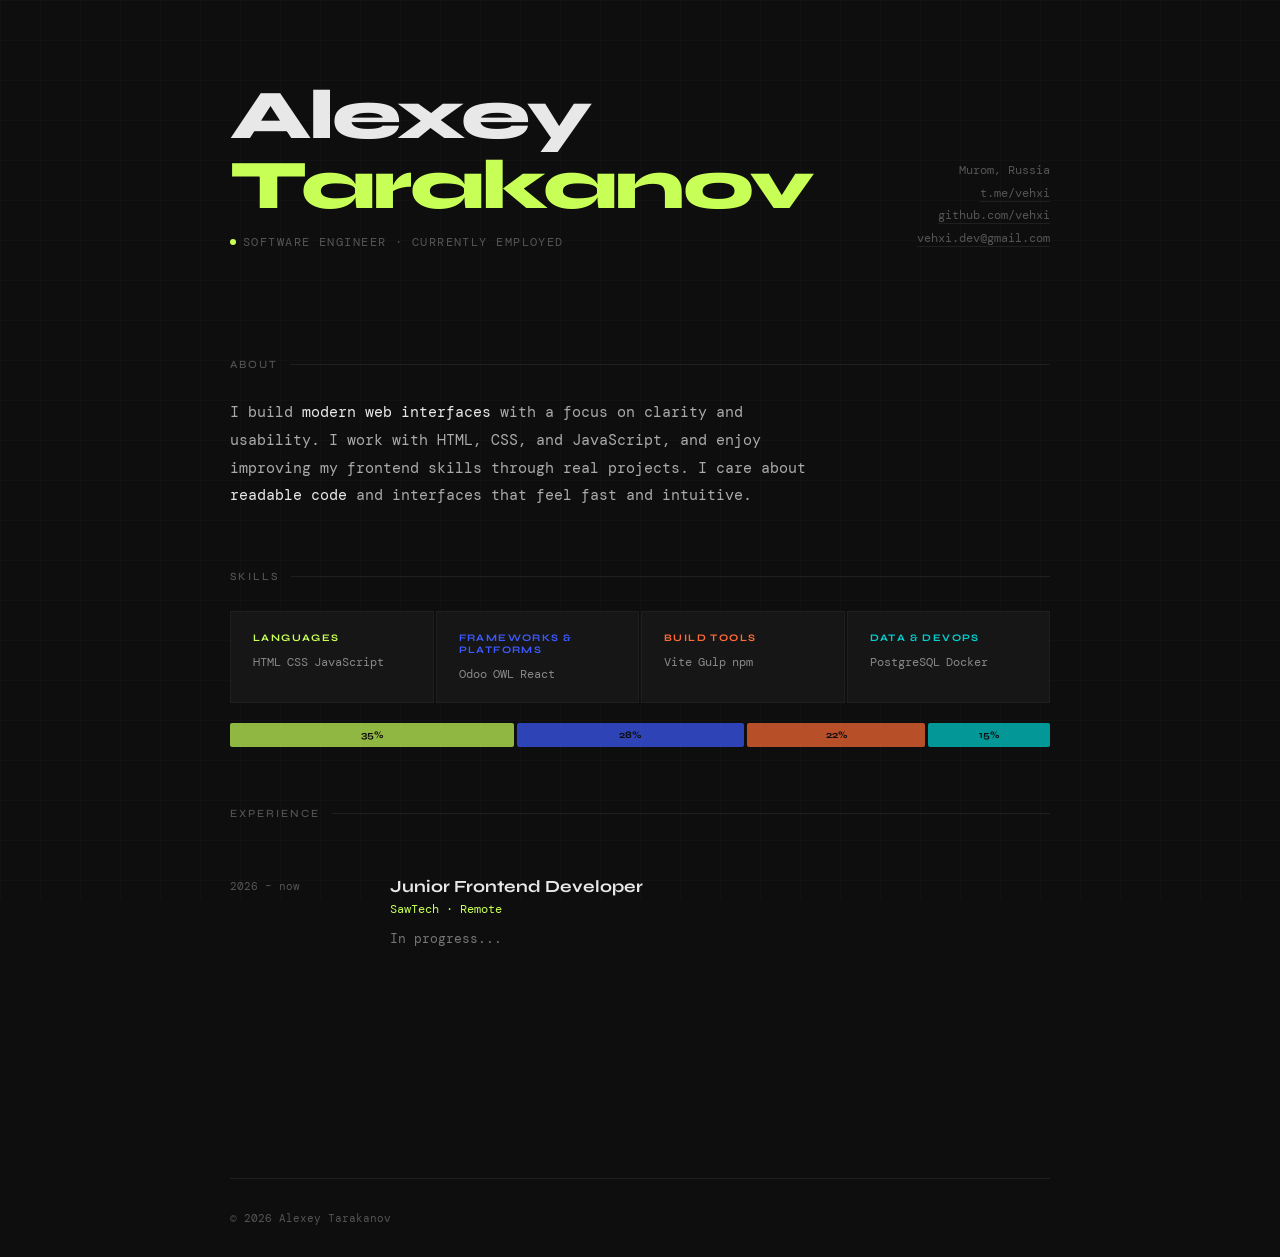
<file: index.html>
<!DOCTYPE html>
<html lang="en">
<head>
    <meta charset="UTF-8">
    <meta name="viewport" content="width=device-width, initial-scale=1.0">
    <meta property="og:title" content="Alexey Tarakanov — Software Engineer">
    <meta property="og:description" content="Personal CV website">
    <meta property="og:image" content="https://vehxi.github.io/assets/images/og-image.png">    <meta property="og:url" content="https://vehxi.github.io">
    <title>CV</title>
    <link rel="icon" href="assets/icons/favicon.ico">
    <link rel="stylesheet" href="style.css">
    <link href="https://fonts.googleapis.com/css2?family=Syne:wght@700;800&family=DM+Mono:wght@300;400&display=swap" rel="stylesheet">
</head>
<body>
    <div class="container">
        <header>
            <div>
                <h1 class="name">Alexey<br><span>Tarakanov</span></h1>
                <div class="title-badge">Software Engineer · Currently employed</div>
            </div>
            <div class="header-contacts">
                <div>Murom, Russia</div>
                <div><a href="https://www.t.me/vehxi" target="_blank">t.me/vehxi</a></div>
                <div><a href="https://github.com/vehxi" target="_blank">github.com/vehxi</a></div>
                <div><a href="mailto:vehxi.dev@gmail.com">vehxi.dev@gmail.com</a></div>
            </div>
        </header>
        <main>

            <section class="about">
                <h2 class="section-label">About</h2>
                <p>I build <span>modern web interfaces</span> with a focus on clarity and usability. I work with HTML, CSS, and JavaScript, and enjoy improving my frontend skills through real projects. I care about <span>readable code</span> and interfaces that feel fast and intuitive.</p>
            </section>

            <section class="skills">
                <h2 class="section-label">Skills</h2>
                <div class="skills-grid">
                    <div class="skill-group">
                        <h3 style="color:#c8ff57">Languages</h3>
                        <div class="skill-list">
                            <span>HTML</span>
                            <span>CSS</span>
                            <span>JavaScript</span>
                        </div>
                    </div>
                    <div class="skill-group">
                        <h3 style="color:#3d5afe">Frameworks & Platforms</h3>
                        <div class="skill-list">
                            <span>Odoo</span>
                            <span>OWL</span>
                            <span>React</span>
                        </div>
                    </div>
                    <div class="skill-group">
                        <h3 style="color:#ff6b35">Build Tools</h3>
                        <div class="skill-list">
                            <span>Vite</span>
                            <span>Gulp</span>
                            <span>npm</span>
                        </div>
                    </div>
                    <div class="skill-group">
                        <h3 style="color:#00d2d3">Data & DevOps</h3>
                        <div class="skill-list">
                            <span>PostgreSQL</span>
                            <span>Docker</span>
                        </div>
                    </div>
                </div>
                <div class="stack-bar">
                    <div class="stack-item" style="width:35%;background:#c8ff57" title="Languages">35%</div>
                    <div class="stack-item" style="width:28%;background:#3d5afe" title="Frameworks & Platforms">28%</div>
                    <div class="stack-item" style="width:22%;background:#ff6b35" title="Build Tools">22%</div>
                    <div class="stack-item" style="width:15%;background:#00d2d3" title="Data & DevOps">15%</div>
                </div>
            </section>

            <section class="experience">
                <h2 class="section-label">Experience</h2>

                <div class="exp-item">
                    <div class="exp-period">2026 – now</div>
                    <div>
                        <div class="exp-role">Junior Frontend Developer</div>
                        <div class="exp-company">SawTech · Remote</div>
                        <p class="exp-desc">In progress...</p>
                    </div>
                </div>

        </main>
        <footer>
            <p>© 2026 Alexey Tarakanov</p>
        </footer>
    </div>
</body>
</html>
</file>
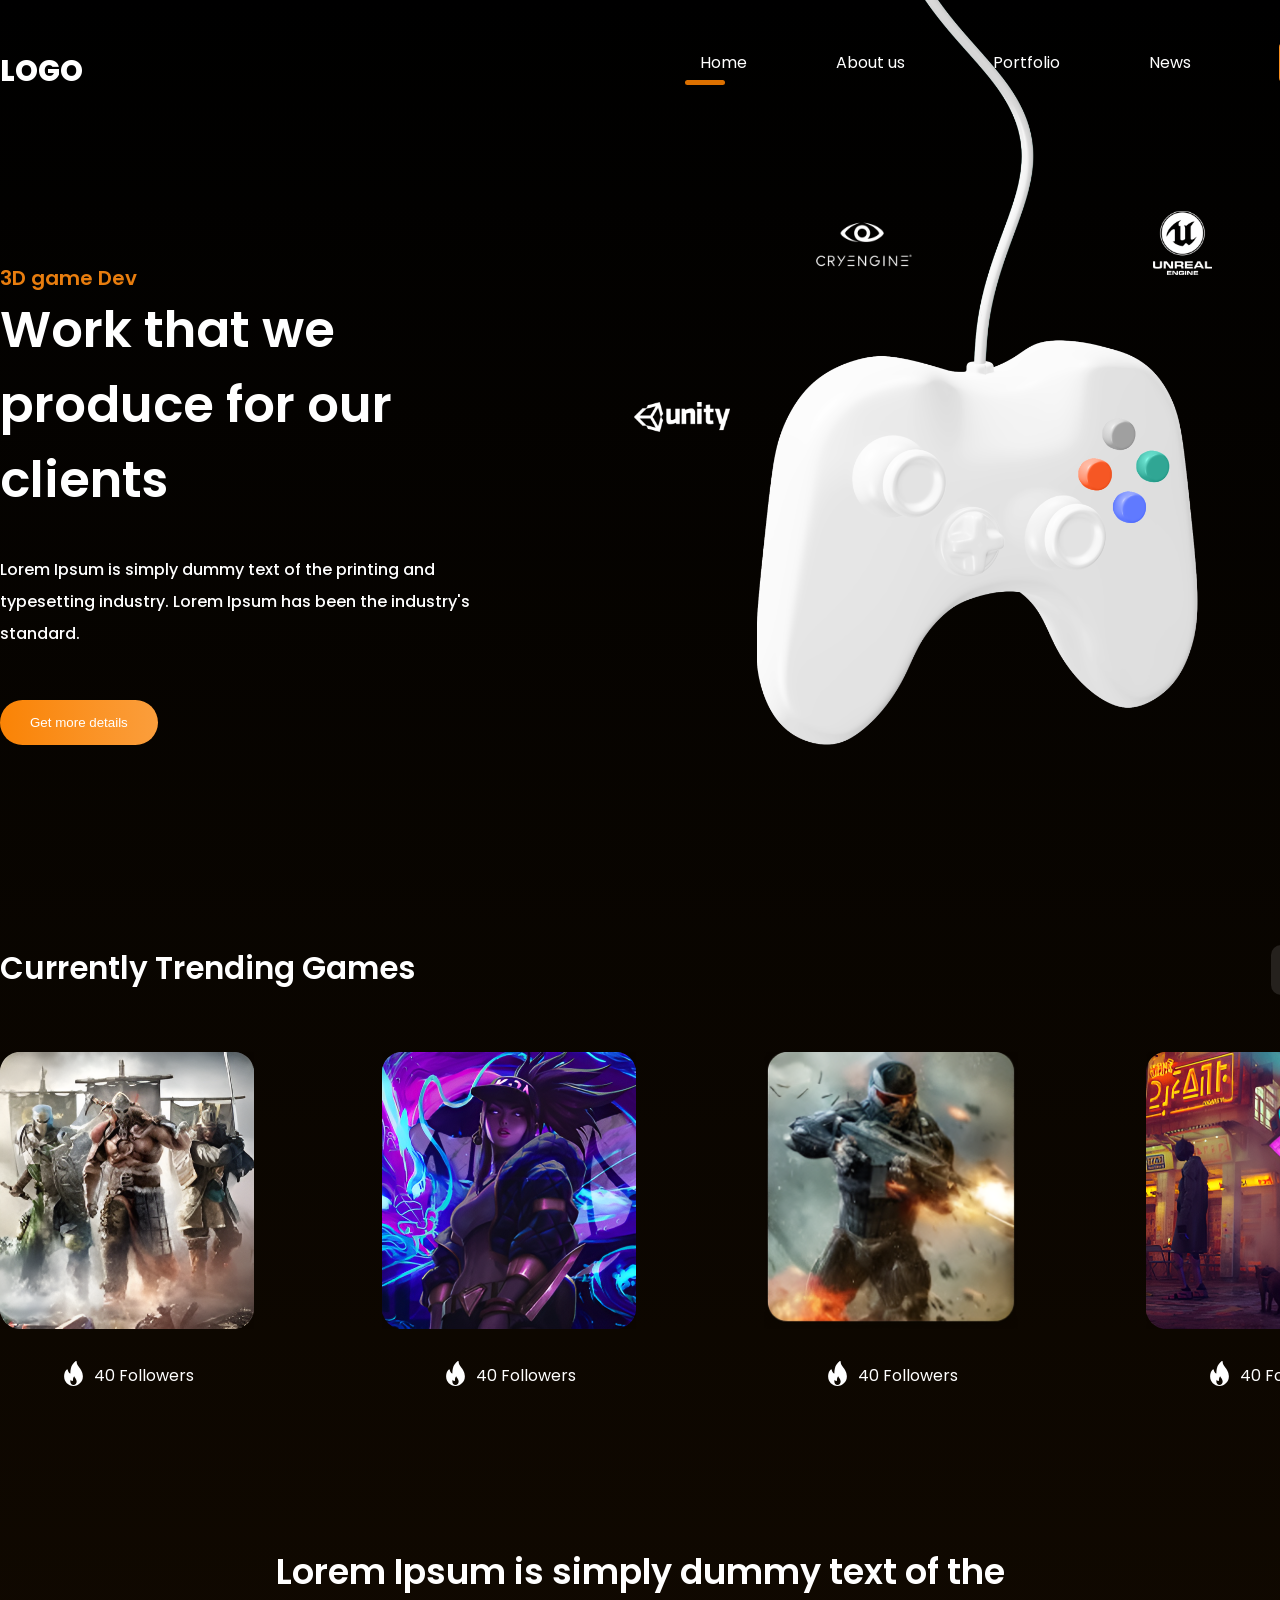
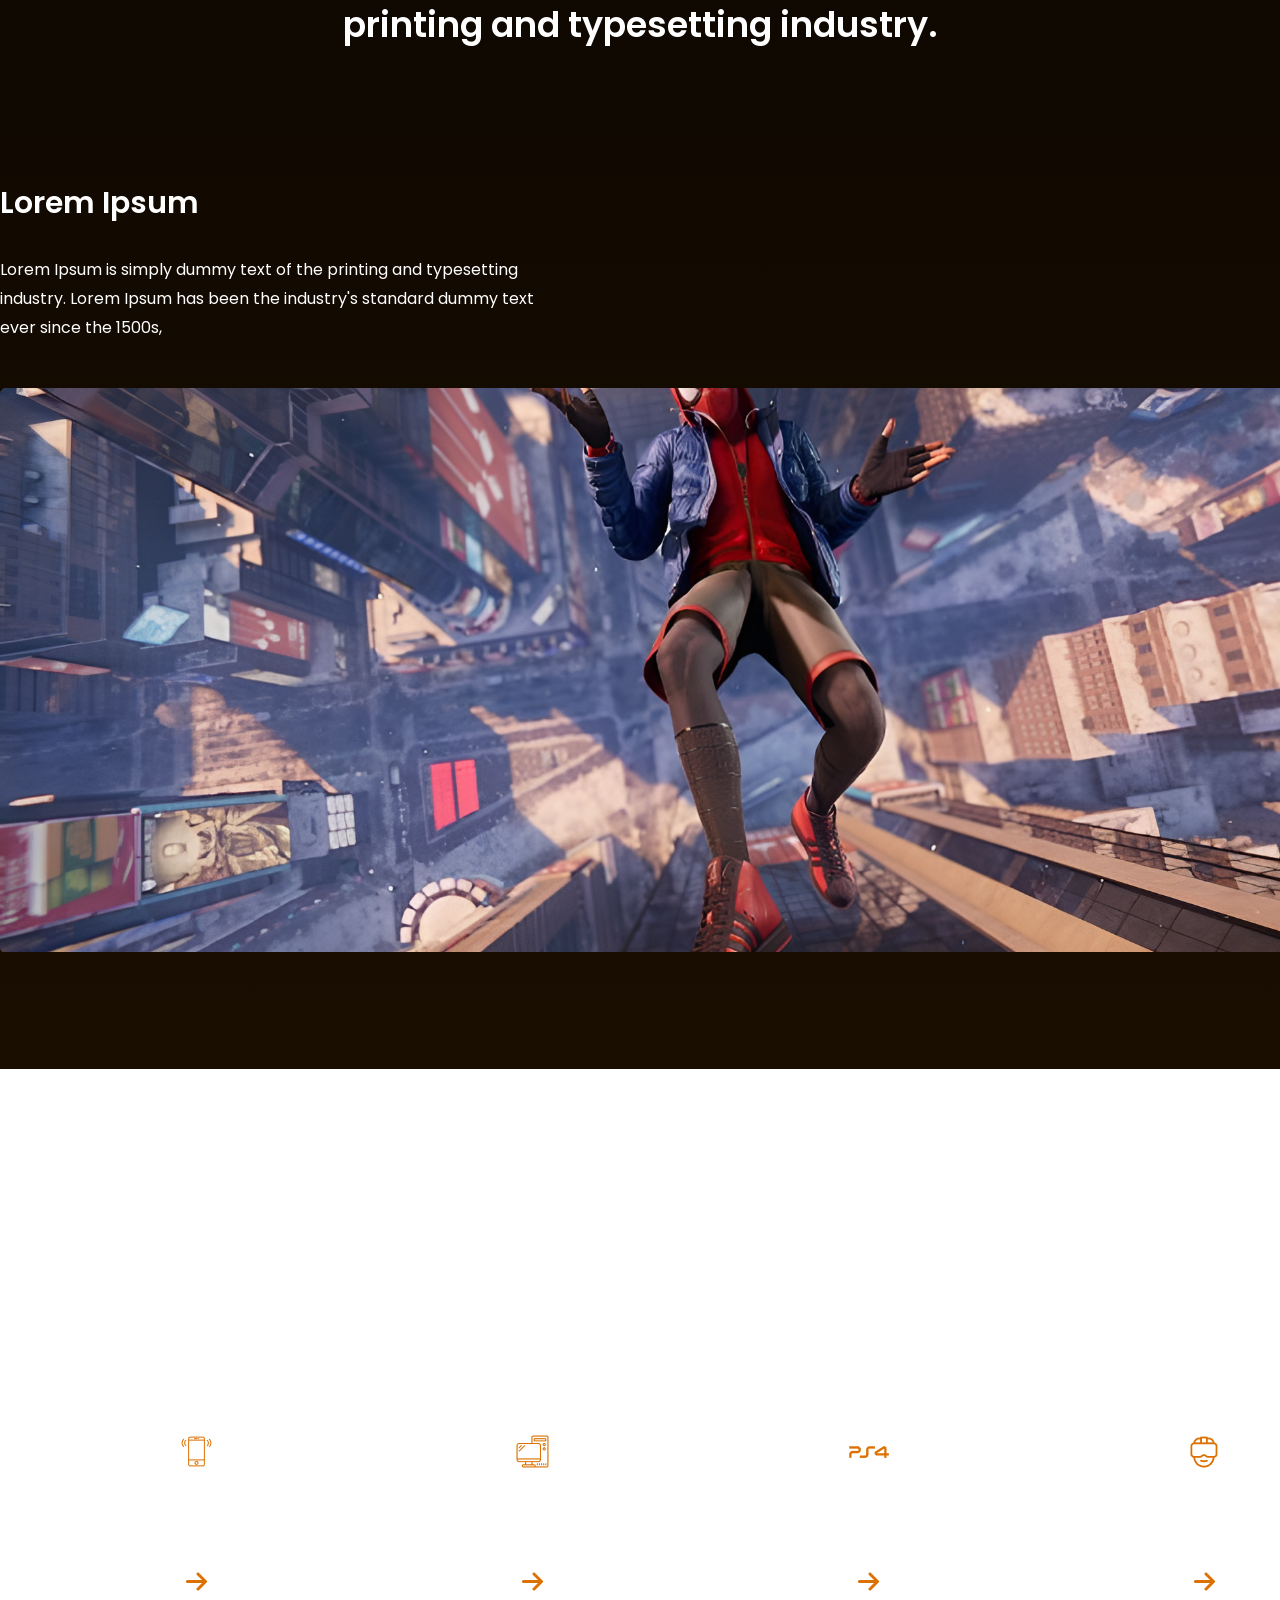
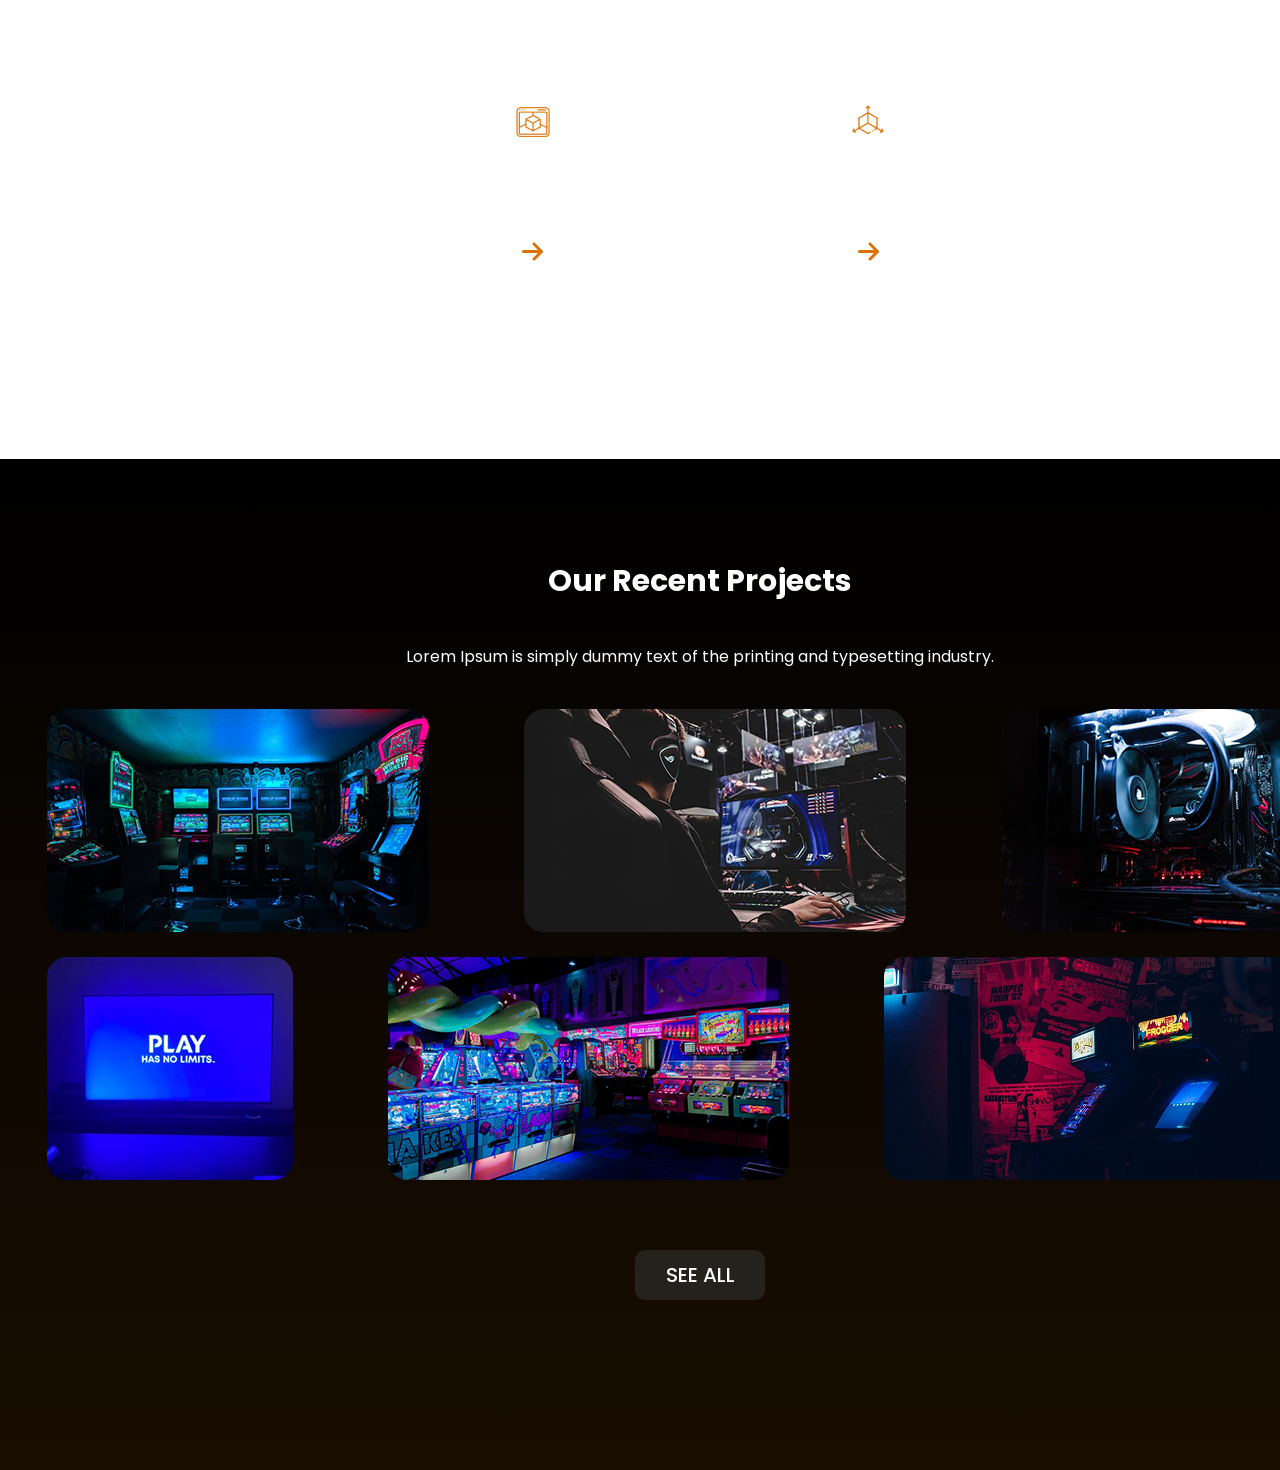
<file: projects/first_project/index.html>
<!DOCTYPE html>
<html lang="en">
  <head>
    <meta charset="UTF-8" />
    <meta name="viewport" content="width=device-width, initial-scale=1.0" />
    <meta name="theme-color" content="#000">
    <title>Game Website</title>
    <link rel="stylesheet" href="style.css" />
  </head>
  <body>
    <div class="wrapper">
      <header class="container">
        <span class="logo">logo</span>
        <nav>
          <ul>
            <li class="active"><a href="#">Home</a></li>
            <li><a href="#">About us</a></li>
            <li><a href="#">Portfolio</a></li>
            <li><a href="#">News</a></li>
            <li class="btn"><a href="#">Contact us</a></li>
          </ul>
        </nav>
      </header>

      <div class="hero container">
        <div class="hero--info">
          <h2>3D game Dev</h2>
          <h1>Work that we produce for our clients</h1>
          <p>
            Lorem Ipsum is simply dummy text of the printing and typesetting
            industry. Lorem Ipsum has been the industry's standard.
          </p>
          <button class="btn">Get more details</button>
        </div>
        <img src="img/joystick.svg" alt="joystick" />
      </div>

      <div class="container trending">
        <a href="#" class="see-all">SEE ALL</a>
        <h3>Currently Trending Games</h3>
        <div class="games">
          <div class="block">
            <img class="img-game" src="img/game1.png" alt="game 1" />
            <span><img src="img/fire.svg" alt="fire icon" />40 Followers</span>
          </div>
          <div class="block">
            <img class="img-game" src="img/game2.png" alt="game 1" />
            <span><img src="img/fire.svg" alt="fire icon" />40 Followers</span>
          </div>
          <div class="block">
            <img class="img-game" src="img/game3.png" alt="game 1" />
            <span><img src="img/fire.svg" alt="fire icon" />40 Followers</span>
          </div>
          <div class="block">
            <img class="img-game" src="img/game4.png" alt="game 1" />
            <span><img src="img/fire.svg" alt="fire icon" />40 Followers</span>
          </div>
        </div>
      </div>

      <div class="container big-text">
        <p>
          Lorem Ipsum is simply dummy text of the printing and typesetting
          industry.
        </p>
      </div>

      <div class="container banner">
        <h3>Lorem Ipsum</h3>
        <p>
          Lorem Ipsum is simply dummy text of the printing and typesetting
          industry. Lorem Ipsum has been the industry's standard dummy text ever
          since the 1500s,
        </p>
        <img src="img/banner.png" alt="banner" />
      </div>
    </div>

    <div class="features">
      <div class="container">
        <h3>
          Lorem Ipsum is simply dummy text of the printing and typesetting
          industry.
        </h3>
        <p>
          Lorem Ipsum is simply dummy text of the printing and typesetting
          industry. Lorem Ipsum has been the industry's standard dummy text ever
          since the 1500s,
        </p>
        <div class="info">
          <div class="block">
            <img src="img/feature1.png" alt="feature icon">
            <p>Mobile Game Development</p>
            <img src="img/arrow.png" alt="arrow">
          </div>
          <div class="block">
            <img src="img/feature2.png" alt="feature icon">
            <p>PC Game Development</p>
            <img src="img/arrow.png" alt="arrow">
          </div>
          <div class="block">
            <img src="img/feature3.png" alt="feature icon">
            <p>PS4 Game Development</p>
            <img src="img/arrow.png" alt="arrow">
          </div>
          <div class="block">
            <img src="img/feature4.png" alt="feature icon">
            <p>AR/VR Solutions</p>
            <img src="img/arrow.png" alt="arrow">
          </div>
          <div class="block">
            <img src="img/feature5.png" alt="feature icon">
            <p>AR/ VR design</p>
            <img src="img/arrow.png" alt="arrow">
          </div>
          <div class="block">
            <img src="img/feature6.png" alt="feature icon">
            <p>3D Modelings</p>
            <img src="img/arrow.png" alt="arrow">
          </div>
        </div>
      </div>
    </div>

    <div class="wrapper">
      <div class="container projects">
        <h3>Our Recent Projects</h3>
        <p>Lorem Ipsum is simply dummy text of the printing and typesetting industry.</p>
        <div class="images">
          <img src="img/project1.png" alt="">
          <img src="img/project2.png" alt="">
          <img src="img/project3.png" alt="">
        </div>
        <div class="images">
          <img src="img/project4.png" alt="">
          <img src="img/project5.png" alt="">
          <img src="img/project6.png" alt="">
        </div>
        <a href="#" class="see-all">See all</a>
      </div>
    </div>
  </body>
</html>
</file>
<file: style.css>
*, *::before, *::after {
    box-sizing: border-box;
    margin: 0;
    padding: 0;
}

body {
    min-height: 100vh;
    font-family: 'DM Mono', monospace;
    background-color: #0e0e0e;
    color: #e8e8e8;
}

body::before {
    content: '';
    position: fixed;
    inset: 0;
    background-image:
      linear-gradient(rgba(255,255,255,.018) 1px, transparent 1px),
      linear-gradient(90deg, rgba(255,255,255,.018) 1px, transparent 1px);
    background-size: 40px 40px;
    pointer-events: none;
    z-index: 0;
}

.container {
    position: relative;
    z-index: 1;
    display: flex;
    flex-direction: column;
    min-height: 100vh;
    max-width: 900px;
    margin: 0 auto;
    padding: 80px 40px 0;
}

header {
    display: flex;
    justify-content: space-between;
    align-items: flex-end;
    padding-bottom: 48px;
    opacity: 0;
    transform: translateY(20px);
    animation: fadeUp .6s ease forwards;
}

main {
    flex: 1;
    padding-bottom: 120px;
}

.name {
    font-family: 'Syne', sans-serif;
    font-size: clamp(40px, 7vw, 70px);
    font-weight: 800;
    line-height: 1;
    letter-spacing: -2px;
    color: #e8e8e8;
}

.name span {
    color: #c8ff57;
}

.header-contacts {
    display: flex;
    flex-direction: column;
    align-items: flex-end;
    font-size: 12px;
    color: #555;
    line-height: 1.9;
}

.header-contacts a {
    color: #555;
    text-decoration: none;
    border-bottom: 1px solid #1f1f1f;
    transition: color .2s, border-color .2s;
}

.header-contacts a:hover {
    color: #c8ff57;
    border-color: #c8ff57;
}

.title-badge {
    display: inline-flex;
    align-items: center;
    gap: 7px;
    margin-top: 14px;
    font-size: 12px;
    letter-spacing: .12em;
    text-transform: uppercase;
    color: #555;
}

.title-badge::before {
    content: '';
    display: inline-block;
    flex-shrink: 0;
    width: 6px;
    height: 6px;
    border-radius: 50%;
    background-color: #c8ff57;
    animation: pulse 2s infinite;
}

@keyframes pulse {
    0%, 100% { opacity: 1; }
    50% { opacity: .3; }
}

.about {
    margin-top: 60px;
    opacity: 0;
    transform: translateY(20px);
    animation: fadeUp .6s ease forwards;
    animation-delay: .1s;
}

.section-label {
    display: flex;
    font-family: 'Syne', sans-serif;
    font-size: 11px;
    font-weight: 500;
    text-transform: uppercase;
    letter-spacing: .18em;
    margin-bottom: 28px;
    color: #555;
    align-items: center;
    gap: 12px;
}

.section-label::after {
    content: '';
    flex-grow: 1;
    height: 1px;
    background-color: #1f1f1f;
}

.about p {
    font-size: 15px;
    line-height: 1.85;
    color: #aaa;
    max-width: 600px;
}

.about p span {
    color: #e8e8e8;
}

.skills {
    margin-top: 60px;
    opacity: 0;
    transform: translateY(20px);
    animation: fadeUp .6s ease forwards;
    animation-delay: .2s;
}

.skills-grid {
    display: grid;
    grid-template-columns: repeat(auto-fill, minmax(200px, 1fr));
    gap: 2px;
}

.skill-group {
    background-color: #161616;
    padding: 20px 22px;
    border: 1px solid #1f1f1f;
    transition: border-color .25s, background .25s;
    cursor: default;
}

.skill-group:hover {
    border-color: #c8ff57;
    background-color: #1a1f10;
}

.skill-group h3 {
    font-family: 'Syne', sans-serif;
    font-size: 10px;
    font-weight: 700;
    letter-spacing: .14em;
    text-transform: uppercase;
    color: #c8ff57;
    margin-bottom: 10px;
}

.skill-list {
    display: flex;
    flex-wrap: wrap;
    gap: 6px;
}

.skill-list span {
    font-size: 12px;
    color: #888;
    transition: color .2s;
}

.skill-group:hover .skill-list span {
    color: #e8e8e8;
}

.experience {
    margin-top: 60px;
    opacity: 0;
    transform: translateY(20px);
    animation: fadeUp .6s ease forwards;
    animation-delay: .3s;
}

.exp-item {
    display: grid;
    grid-template-columns: 120px 1fr;
    gap: 24px 40px;
    padding: 28px 0;
    border-bottom: 1px solid #1f1f1f;
}

.exp-item:last-child {
    border-bottom: none;
}

.exp-period {
    font-size: 11px;
    color: #555;
    padding-top: 3px;
}

.exp-role {
    font-family: 'Syne', sans-serif;
    font-size: 17px;
    font-weight: 700;
    color: #e8e8e8;
    margin-bottom: 4px;
}

.exp-company {
    font-size: 12px;
    color: #c8ff57;
    margin-bottom: 10px;
}

.exp-desc {
    font-size: 13px;
    color: #777;
    line-height: 1.8;
}

.skill-group h3 {
    font-family: 'Syne', sans-serif;
    font-size: 10px;
    font-weight: 700;
    letter-spacing: .14em;
    text-transform: uppercase;
    margin-bottom: 10px;
}

.stack-bar {
    display: flex;
    gap: 3px;
    margin-top: 20px;
}

.stack-item {
    height: 24px;
    border-radius: 2px;
    opacity: .7;
    transition: opacity .2s, transform .2s;
    cursor: default;
    font-size: 10px;
    color: #0e0e0e;
    display: flex;
    align-items: center;
    justify-content: center;
    font-family: 'Syne', sans-serif;
    font-weight: 700;
}

footer {
    margin-top: 80px;
    padding: 32px 0;
    border-top: 1px solid #1f1f1f;
    display: flex;
    align-items: center;
    font-size: 11px;
    color: #555;
    opacity: 0;
    transform: translateY(20px);
    animation: fadeUp .6s ease forwards;
    animation-delay: .4s;
}

@keyframes fadeUp {
    to { opacity: 1; transform: translateY(0); }
}

@media screen and (max-width: 800px) {
    .container {
        padding: 40px 20px 0;
    }

    header {
        flex-direction: column;
        align-items: flex-start;
        justify-content: normal;
        gap: 24px;
        padding-bottom: 32px;
    }

    .name {
        font-size: clamp(36px, 10vw, 56px);
    }

    .header-contacts {
        align-items: flex-start;
    }

    .exp-item {
        grid-template-columns: 1fr;
        gap: 6px;
    }
}

::selection {
    background: #c8ff57;
    color: #0e0e0e;
}
</file>
<file: projects/first_project/style.css>
@import url("https://fonts.googleapis.com/css2?family=Poppins:wght@400;500;600;700;800&display=swap");

* {
  margin: 0;
  padding: 0;
}

body {
  font-family: "Poppins", serif;
  font-weight: 400;
  color: #fff;
  font-size: 16px;
}

a {
  text-decoration: none;
}

img {
  max-width: 100%;
}

.wrapper {
  background: linear-gradient(
    180deg,
    rgba(0, 0, 0, 1) 0%,
    rgba(26, 14, 1, 1) 100%
  );
  width: 100%;
}

.container {
  width: 1400px;
  margin: 0 auto;
  padding: 50px 0;
}

header .logo {
  text-transform: uppercase;
  font-size: 29px;
  font-weight: 800;
}

header nav {
  float: right;
  width: 50%;
}

header nav ul {
  list-style: none;
  display: flex;
  justify-content: space-between;
  z-index: 2;
  position: relative;
}

header nav ul li {
  display: inline-block;
}

header nav ul li a {
  color: #fff;
}

header nav ul li.active::after {
  content: "";
  display: block;
  width: 40px;
  height: 5px;
  background: #dc7000;
  border-radius: 10px;
  position: relative;
  top: 5px;
  left: -15px;
}

header nav ul li:not(.active):not(.btn) a:hover {
  border-bottom: 5px solid #dc7000;
}

header nav ul li.btn a {
  background: #fa9021;
  padding: 9px 17px;
  border-radius: 5px;
  transition: all 500ms ease;
}

header nav ul li.btn a:hover {
  background: #dc7000;
}

.hero {
  padding-bottom: 100px;
  position: relative;
  z-index: 1;
}

.hero--info {
  width: 530px;
  padding-top: 70px;
}

.hero--info h2 {
  font-size: 20px;
  font-weight: 600;
  color: #e87d0e;
}

.hero--info h1 {
  font-size: 50px;
  font-weight: 600;
}

.hero--info p {
  font-weight: 500;
  line-height: 200%;
  margin: 36px 0 50px 0;
}

.hero--info .btn {
  background: linear-gradient(
    90deg,
    rgba(250, 131, 5, 1) 0%,
    rgba(251, 158, 60, 1) 100%
  );
  color: #fff;
  border-radius: 40px;
  padding: 15px 30px;
  border: 0;
  transition: all 500ms ease;
}

.hero--info .btn:hover {
  cursor: pointer;
  transform: scale(1.1);
}

.hero img {
  position: absolute;
  top: -150px;
  right: -25px;
}

/* Game section */

.trending {
  padding-top: 100px;
}

.trending h3 {
  font-weight: 600;
  font-size: 31px;
}

.trending .see-all, .projects .see-all  {
  text-transform: uppercase;
  font-size: 20px;
  font-weight: 500;
  color: #fff;
  background: #25211d;
  border-radius: 10px;
  padding: 10px 30px;
  float: right;
  display: block;
  transition: all 500ms ease;
}



.trending .see-all:hover, .projects .see-all:hover {
  transform: scale(1.1);
}

.trending .games {
  display: flex;
  justify-content: space-between;
  width: 100%;
  padding: 57px 0;
}

.trending .games .img-game {
  width: 254px;
  height: 277px;
}

.trending .games span {
   display: block;
   text-align: center;
   margin-top: 20px;
}

.trending .games span img {
  position: relative;
  top: 5px;
  margin-right: 8px;
}

.big-text {
  padding: 50px 0;
  color: #fff;
  font-size: 35px;
  font-weight: 600;
  text-align: center;
  width: 800px;
} 

.banner {
   padding: 80px 0;
}

.banner h3 {
  font-size: 30px;
  font-weight: 600;
  margin-bottom: 30px;
}

.banner p {
  line-height: 180%;
  margin-bottom: 46px;
  width: 545px;
}

.banner img {
  width: 100%;
  margin-bottom: 30px;
}

/* image section */

.features {
  background: url('img/background.png') no-repeat center center fixed;
  background-size: cover;
  padding: 80px 0;
}

.features h3, 
.features p { 
  margin-bottom: 25px;
  text-align: center;
  max-width: 830px;
  margin-left: auto;
  margin-right: auto;  
} 

.features h3 {
  font-size: 30px;
  font-weight: 600; 
}

.features .info {
  display: flex;
  justify-content: center;
  flex-wrap: wrap;
}

.features .info .block {
  text-align: center;
  width: 20%;
  margin: 30px  2%;
}

.features .info .block img {
  padding-bottom: 30px;
}
.projects {
  padding: 100px 0;
}

.projects h3 {
  font-size: 30px;
  text-align: center;
}

.projects p {
  margin: 40px 0;
  text-align: center;
}

.projects .images {
   display: flex;
   justify-content: space-around;
   margin-bottom: 25px ;
}

.projects .see-all {
  float: none;
  width: 70px;
  text-align: center; 
  margin: 70px auto;
}
</file>
